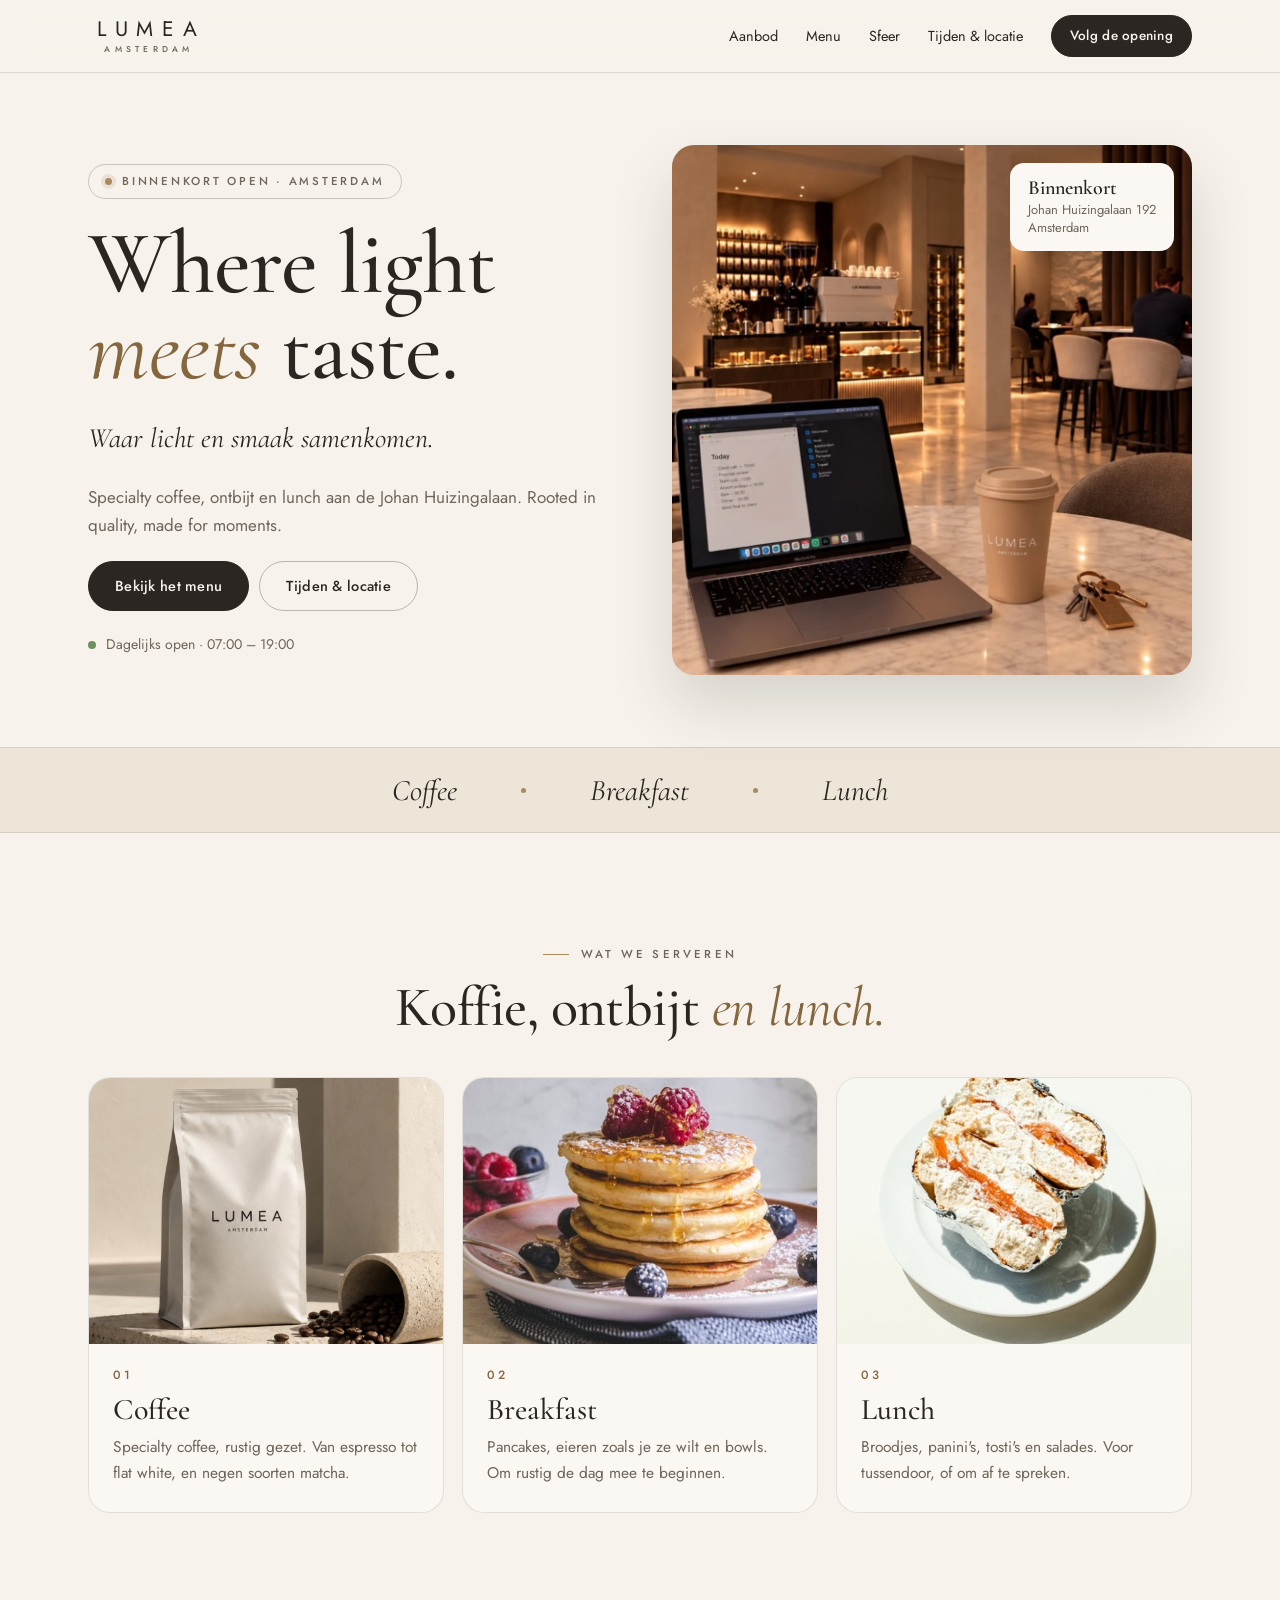
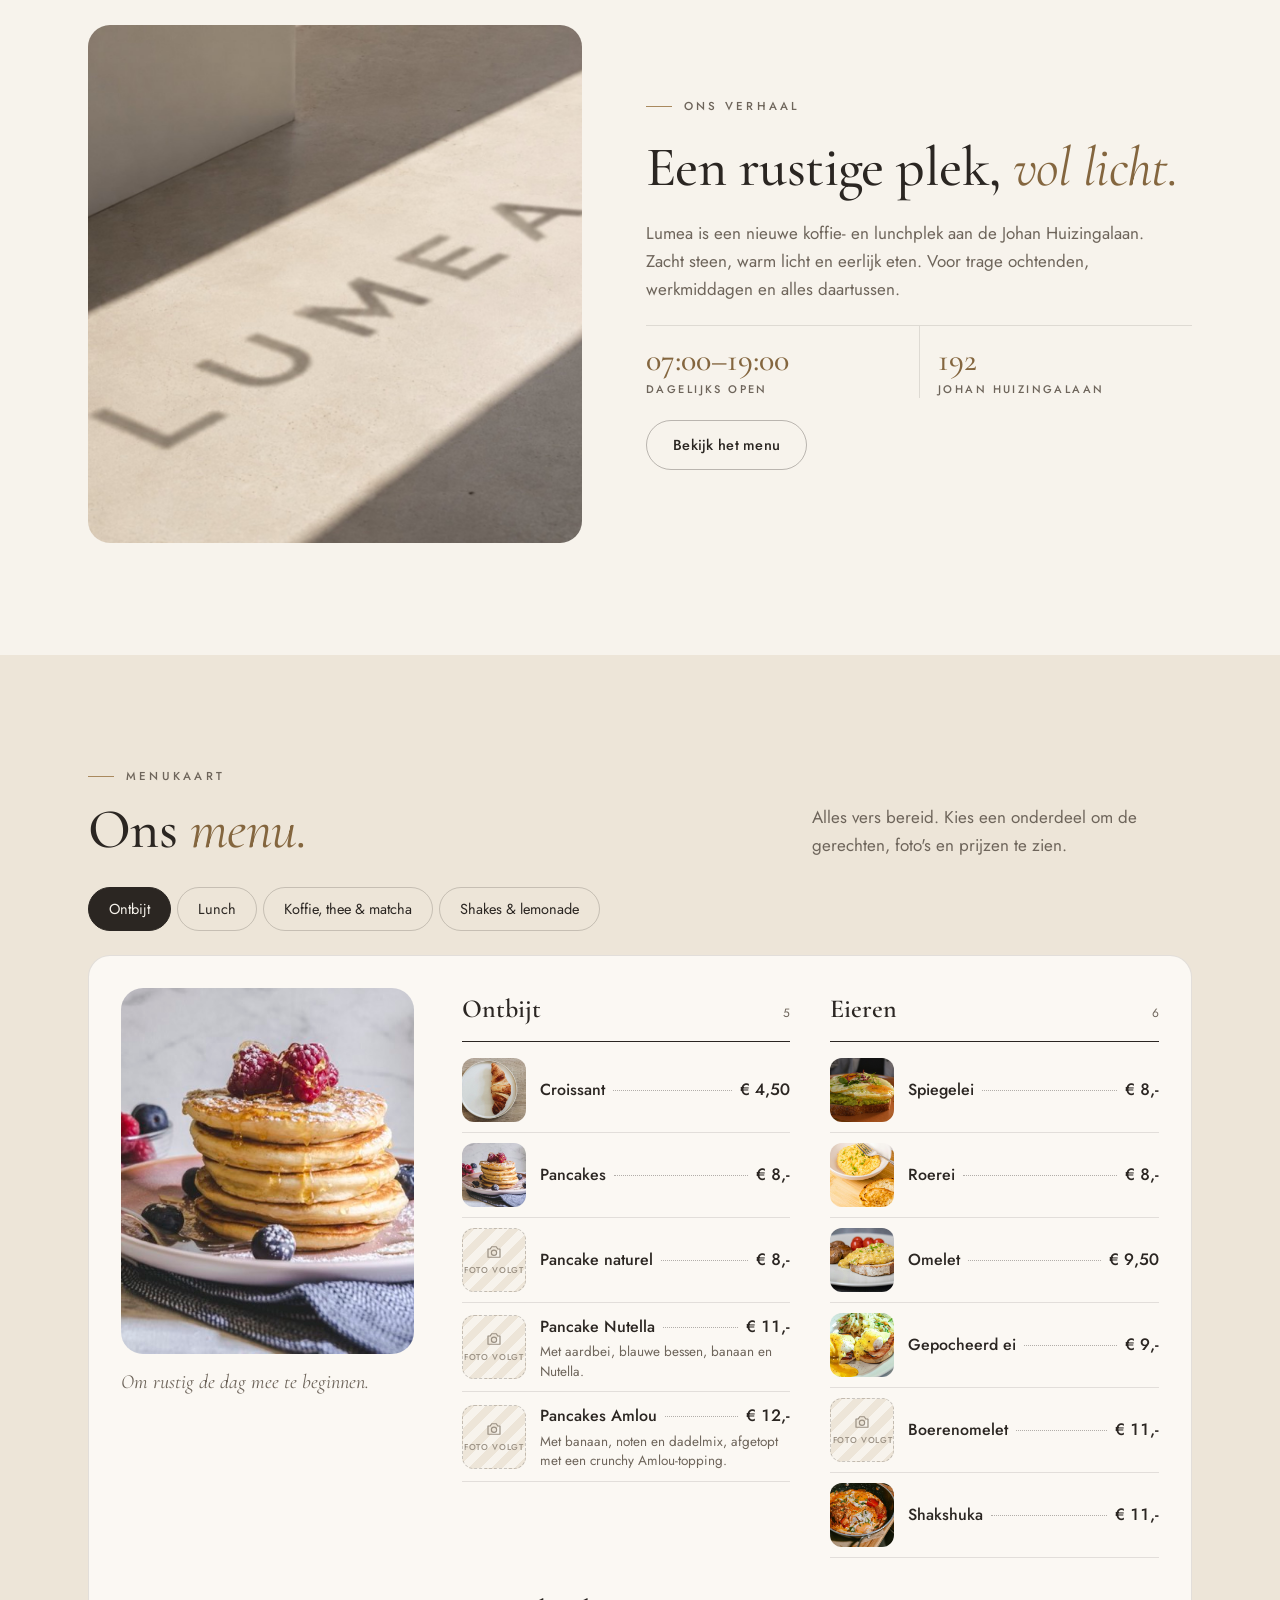
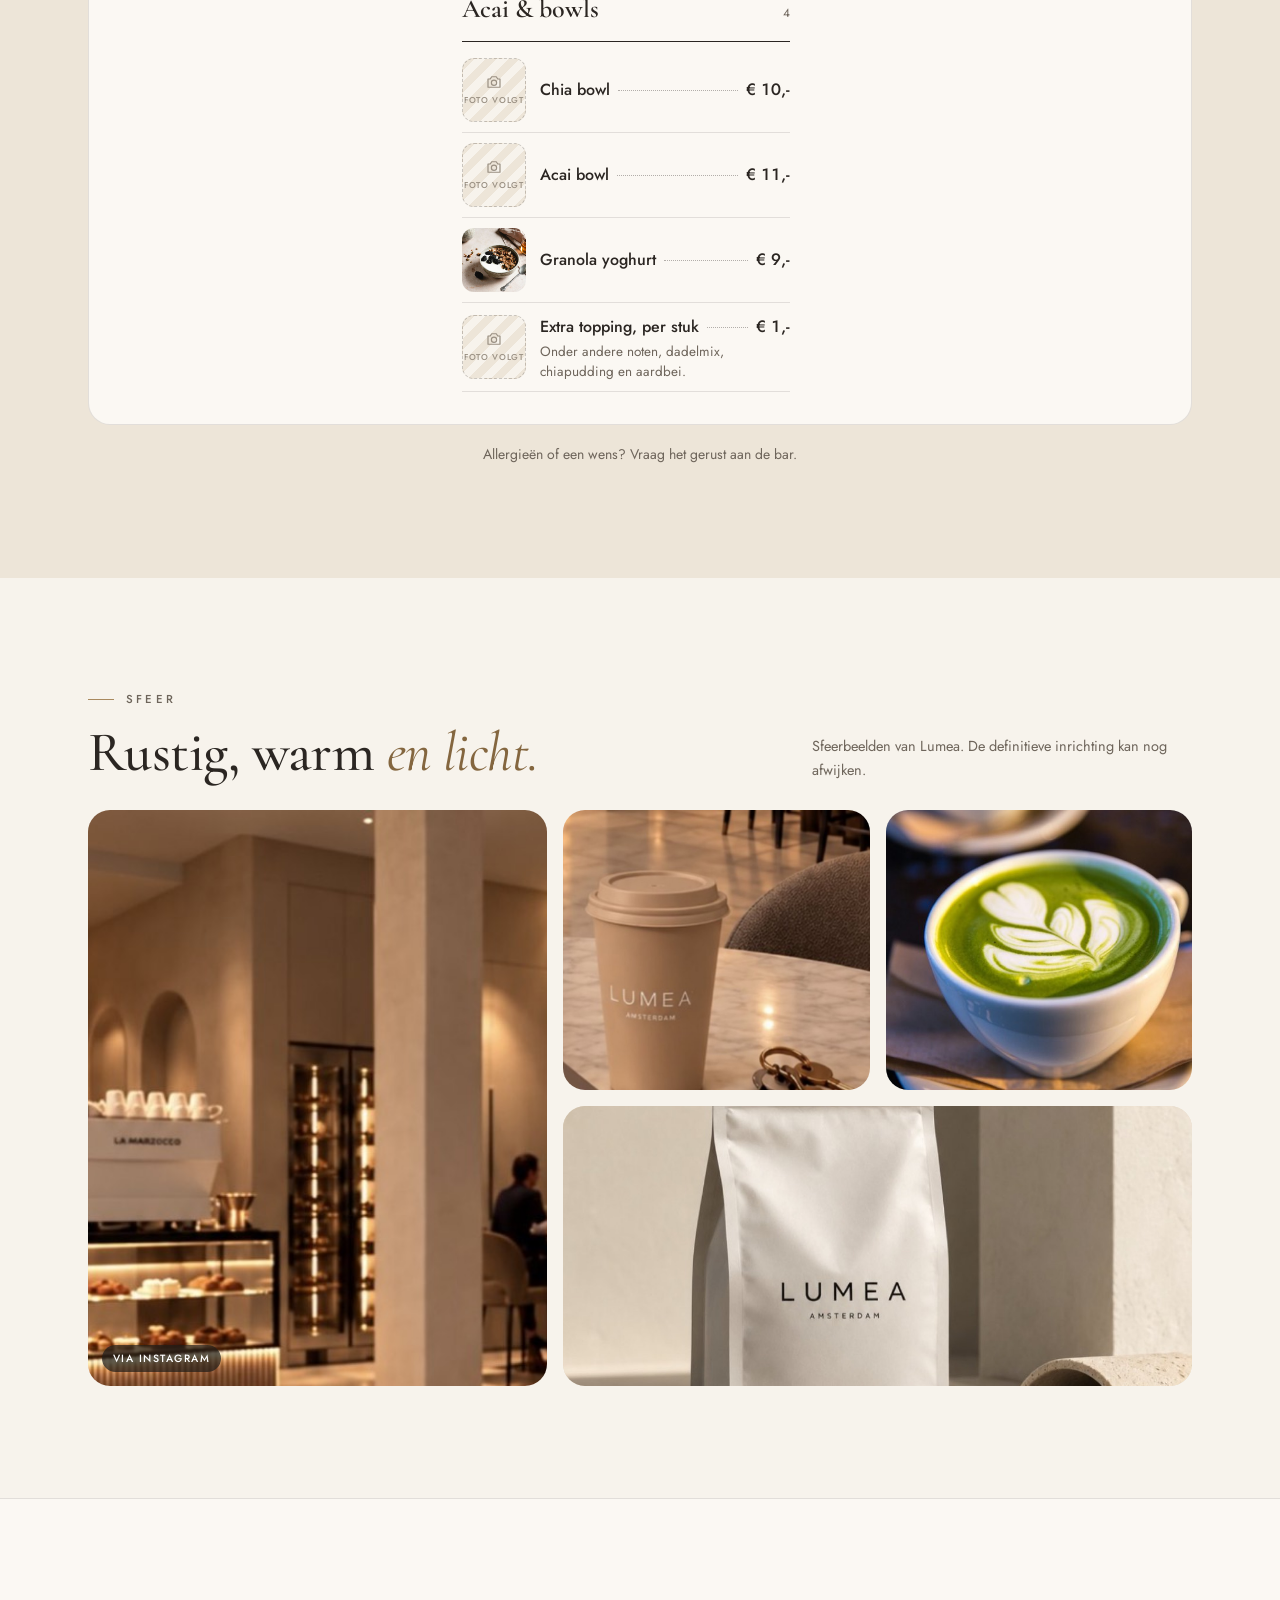
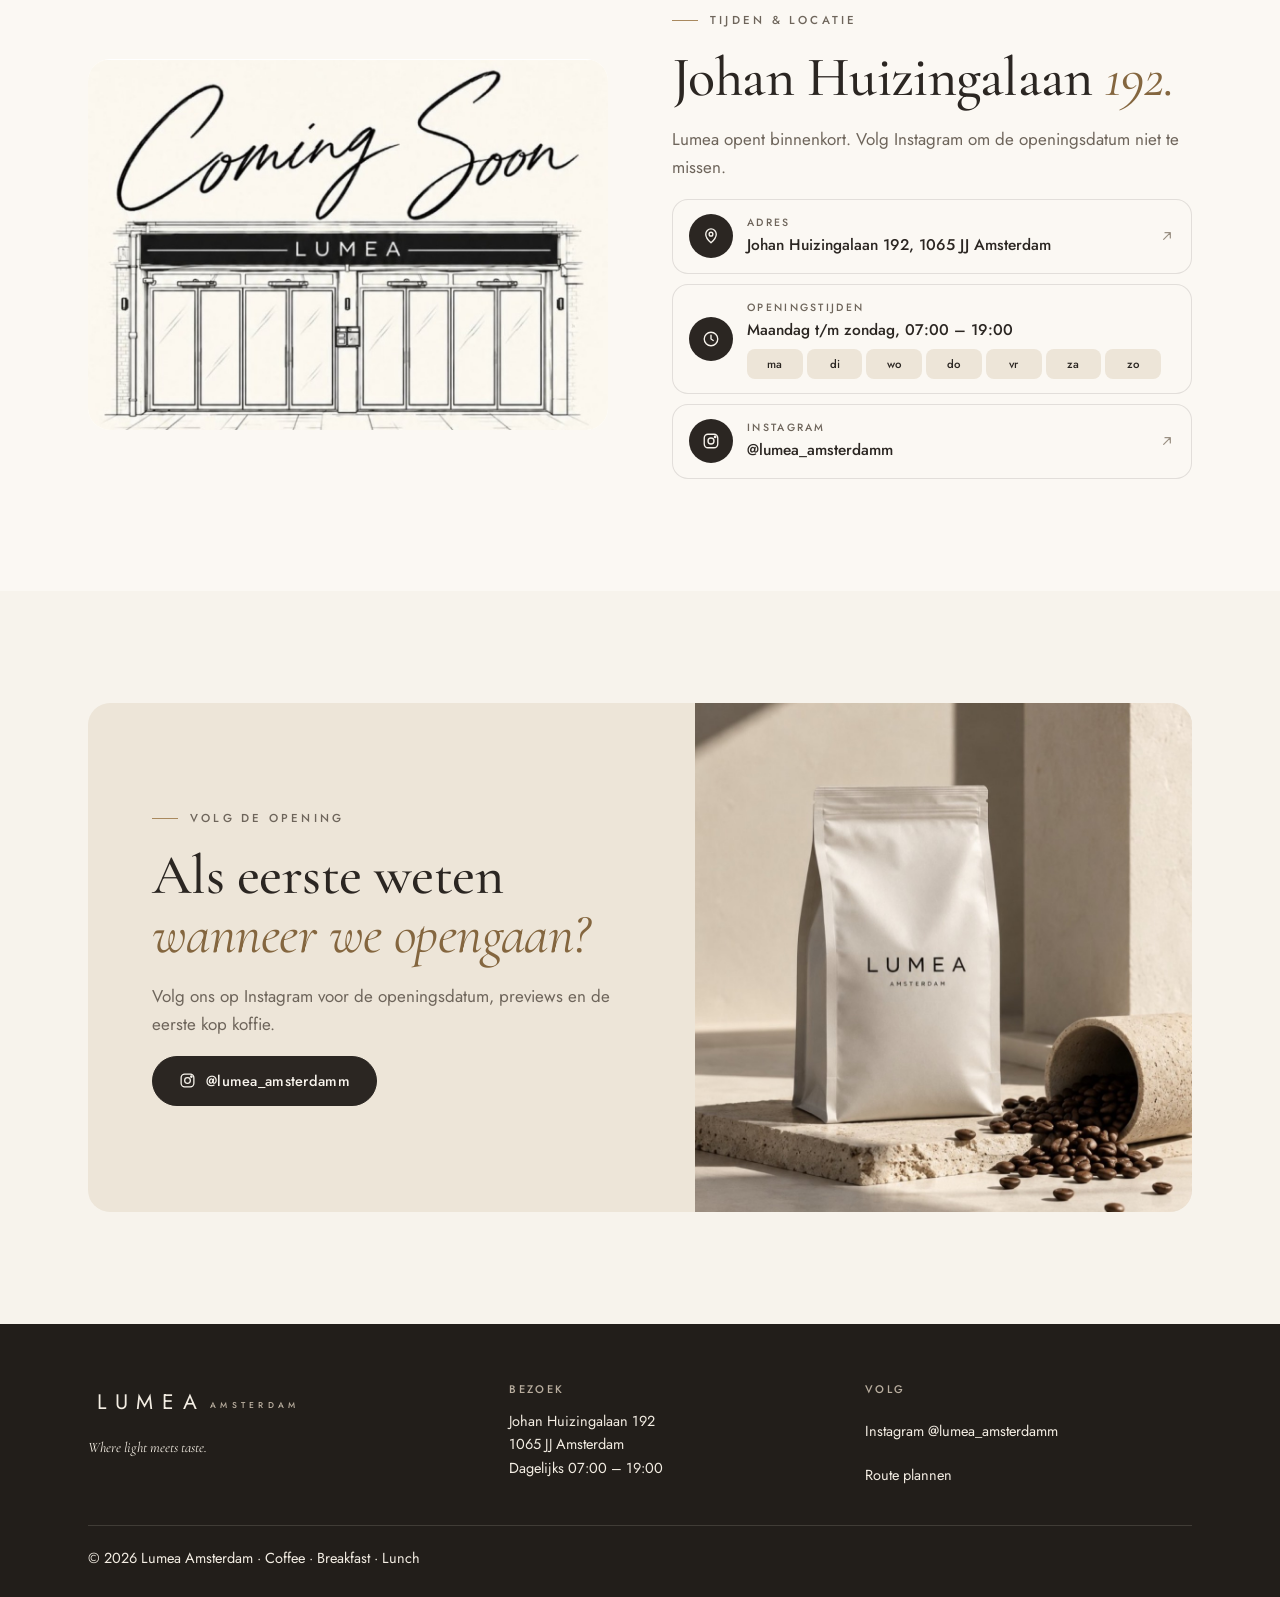
<file: index.html>
<!doctype html>
<html lang="nl">
<head>
  <meta charset="utf-8">
  <meta name="viewport" content="width=device-width, initial-scale=1, viewport-fit=cover">
  <title>LUMEA Amsterdam | Coffee, breakfast en lunch aan de Johan Huizingalaan</title>
  <meta name="description" content="Specialty coffee, ontbijt en lunch aan de Johan Huizingalaan 192 in Amsterdam. Bekijk het menu met prijzen. Binnenkort open.">
  <!-- Tot de opening niet indexeren. Bij livegang deze regel weghalen. -->
  <meta name="robots" content="noindex, nofollow">
  <link rel="canonical" href="https://yjsmarket.github.io/lumeaconcept3/">
  <meta name="theme-color" content="#F7F3EC">
  <meta property="og:type" content="website">
  <meta property="og:title" content="LUMEA Amsterdam">
  <meta property="og:description" content="Where light meets taste. Coffee, breakfast en lunch aan de Johan Huizingalaan 192.">
  <meta property="og:url" content="https://yjsmarket.github.io/lumeaconcept3/">
  <meta property="og:image" content="https://yjsmarket.github.io/lumeaconcept3/assets/beeld/interieur.jpg">
  <meta property="og:locale" content="nl_NL">
  <link rel="preload" as="image" href="assets/beeld/interieur.jpg">
  <link rel="preconnect" href="https://fonts.googleapis.com">
<link rel="preconnect" href="https://fonts.gstatic.com" crossorigin>
<link rel="stylesheet" href="https://fonts.googleapis.com/css2?family=Cormorant+Garamond:ital,wght@0,400;0,500;0,600;1,400;1,500&family=Jost:wght@300;400;500;600&display=swap">
  <link rel="stylesheet" href="assets/css/stijl.css">
  <script type="application/ld+json">
  {
    "@context": "https://schema.org",
    "@type": "CafeOrCoffeeShop",
    "name": "LUMEA Amsterdam",
    "slogan": "Where light meets taste",
    "url": "https://yjsmarket.github.io/lumeaconcept3/",
    "image": "https://yjsmarket.github.io/lumeaconcept3/assets/beeld/interieur.jpg",
    "servesCuisine": ["Koffie", "Ontbijt", "Lunch"],
    "hasMenu": "https://yjsmarket.github.io/lumeaconcept3/#menu",
    "sameAs": ["https://www.instagram.com/lumea_amsterdamm/"],
    "address": { "@type": "PostalAddress", "streetAddress": "Johan Huizingalaan 192", "postalCode": "1065 JJ", "addressLocality": "Amsterdam", "addressCountry": "NL" },
    "openingHours": "Mo-Su 07:00-19:00"
  }
  </script>
</head>
<body>
<svg width="0" height="0" style="position:absolute" aria-hidden="true">
  <symbol id="pin" viewBox="0 0 24 24"><g fill="none" stroke="currentColor" stroke-width="1.8" stroke-linecap="round" stroke-linejoin="round"><path d="M12 21s-7-6.2-7-11.5a7 7 0 0 1 14 0C19 14.8 12 21 12 21z"/><circle cx="12" cy="9.5" r="2.5"/></g></symbol>
  <symbol id="insta" viewBox="0 0 24 24"><g fill="none" stroke="currentColor" stroke-width="1.8"><rect x="3" y="3" width="18" height="18" rx="5"/><circle cx="12" cy="12" r="4"/><circle cx="17.5" cy="6.5" r="1" fill="currentColor"/></g></symbol>
  <symbol id="klok" viewBox="0 0 24 24"><g fill="none" stroke="currentColor" stroke-width="1.8" stroke-linecap="round"><circle cx="12" cy="12" r="9"/><path d="M12 7v5l3 2"/></g></symbol>
  <symbol id="camera" viewBox="0 0 24 24"><g fill="none" stroke="currentColor" stroke-width="1.6" stroke-linejoin="round"><path d="M4 8h3l2-3h6l2 3h3v11H4z"/><circle cx="12" cy="13" r="3.5"/></g></symbol>
  <symbol id="pijl" viewBox="0 0 24 24"><path d="M7 17 17 7M9 7h8v8" fill="none" stroke="currentColor" stroke-width="1.8" stroke-linecap="round" stroke-linejoin="round"/></symbol>
</svg>

<header class="nav">
  <div class="wrap nav__in">
    <a class="logo" href="#top" aria-label="Lumea Amsterdam, naar boven"><b>LUMEA</b><small>AMSTERDAM</small></a>
    <nav aria-label="Hoofdmenu"><a href="#aanbod">Aanbod</a><a href="#menu">Menu</a><a href="#sfeer">Sfeer</a><a href="#locatie">Tijden &amp; locatie</a></nav>
    <a class="knop" href="https://www.instagram.com/lumea_amsterdamm/" target="_blank" rel="noopener">Volg de opening</a>
  </div>
</header>

<main id="top">
  <!-- 1 · Hero -->
  <section class="wrap hero" aria-labelledby="t-hero">
    <div class="hero__tekst">
      <span class="badge"><i aria-hidden="true"></i>Binnenkort open · Amsterdam</span>
      <h1 class="kop" id="t-hero">Where light <em>meets</em> taste.</h1>
      <p class="hero__ondertitel">Waar licht en smaak samenkomen.</p>
      <p class="lead">Specialty coffee, ontbijt en lunch aan de Johan Huizingalaan. Rooted in quality, made for moments.</p>
      <div class="hero__knoppen">
        <a class="knop" href="#menu">Bekijk het menu</a>
        <a class="knop knop--lijn" href="#locatie">Tijden &amp; locatie</a>
      </div>
      <p class="open"><i aria-hidden="true"></i>Dagelijks open · 07:00 – 19:00</p>
    </div>
    <figure class="beeld" style="margin:0">
      <img src="assets/beeld/interieur.jpg" alt="Warm verlicht interieur van Lumea met de koffiebar" width="1400" height="1403" fetchpriority="high">
      <figcaption class="zweef"><b>Binnenkort</b><span>Johan Huizingalaan 192<br>Amsterdam</span></figcaption>
    </figure>
  </section>

  <div class="strook" aria-hidden="true"><div class="wrap strook__in"><span>Coffee</span><i></i><span>Breakfast</span><i></i><span>Lunch</span></div></div>

  <!-- 2 · Wat we serveren -->
  <section class="sectie wrap" id="aanbod" aria-labelledby="t-aanbod">
    <div class="aanbod__kop"><span class="label">Wat we serveren</span><h2 class="kop" id="t-aanbod">Koffie, ontbijt <em>en lunch.</em></h2></div>
    <div class="aanbod">
      <article><div class="beeld"><img src="assets/beeld/koffiezak.jpg" alt="Koffiezak met het Lumea-logo naast koffiebonen" width="1014" height="1040" loading="lazy"></div><div class="aanbod__tekst"><span>01</span><h3>Coffee</h3><p>Specialty coffee, rustig gezet. Van espresso tot flat white, en negen soorten matcha.</p></div></article>
      <article><div class="beeld"><img src="assets/beeld/pannenkoeken.jpg" alt="Pancakes met vers fruit" width="700" height="700" loading="lazy"></div><div class="aanbod__tekst"><span>02</span><h3>Breakfast</h3><p>Pancakes, eieren zoals je ze wilt en bowls. Om rustig de dag mee te beginnen.</p></div></article>
      <article><div class="beeld"><img src="assets/beeld/zalm-avocado.jpg" alt="Toast met zalm en avocado" width="700" height="700" loading="lazy"></div><div class="aanbod__tekst"><span>03</span><h3>Lunch</h3><p>Broodjes, panini's, tosti's en salades. Voor tussendoor, of om af te spreken.</p></div></article>
    </div>
  </section>

  <!-- 3 · Ons verhaal -->
  <section class="sectie wrap" aria-labelledby="t-verhaal" style="padding-top:0">
    <div class="verhaal">
      <div class="beeld"><img src="assets/beeld/licht-logo.jpg" alt="De naam Lumea als schaduw in een lichtstraal" width="1094" height="1092" loading="lazy"></div>
      <div class="verhaal__tekst">
        <span class="label">Ons verhaal</span>
        <h2 class="kop" id="t-verhaal">Een rustige plek, <em>vol licht.</em></h2>
        <p class="lead">Lumea is een nieuwe koffie- en lunchplek aan de Johan Huizingalaan. Zacht steen, warm licht en eerlijk eten. Voor trage ochtenden, werkmiddagen en alles daartussen.</p>
        <div class="cijfers"><div><b>07:00–19:00</b><span>Dagelijks open</span></div><div><b>192</b><span>Johan Huizingalaan</span></div></div>
        <a class="knop knop--lijn" href="#menu">Bekijk het menu</a>
      </div>
    </div>
  </section>

  <!-- 4 · De kaart -->
  <section class="sectie menu" id="menu" aria-labelledby="t-menu">
    <div class="wrap">
      <div class="menu__kop">
        <div><span class="label">Menukaart</span><h2 class="kop" id="t-menu">Ons <em>menu.</em></h2></div>
        <p class="lead" style="max-width:380px">Alles vers bereid. Kies een onderdeel om de gerechten, foto's en prijzen te zien.</p>
      </div>
      <div class="tabs" role="tablist" aria-label="Onderdelen van de kaart" data-tabs></div>
      <div class="menu__paneel" role="tabpanel" data-paneel aria-live="polite"></div>
      <p class="menu__voet">Allergieën of een wens? Vraag het gerust aan de bar.</p>
    </div>
  </section>

  <!-- 5 · Sfeer -->
  <section class="sectie wrap" id="sfeer" aria-labelledby="t-sfeer">
    <div class="sfeer__kop">
      <div><span class="label">Sfeer</span><h2 class="kop" id="t-sfeer">Rustig, warm <em>en licht.</em></h2></div>
      <p>Sfeerbeelden van Lumea. De definitieve inrichting kan nog afwijken.</p>
    </div>
    <div class="galerij">
      <div class="beeld"><img src="assets/beeld/cafe-sfeer.jpg" alt="Koffiebar met vitrine en zitplekken in warm licht" width="1094" height="600" loading="lazy"><span class="bron">Via Instagram</span></div>
      <div class="beeld"><img src="assets/beeld/beker.jpg" alt="Lumea-koffiebeker op een marmeren tafel" width="554" height="402" loading="lazy"></div>
      <div class="beeld"><img src="assets/beeld/matcha.jpg" alt="Matcha latte" width="700" height="700" loading="lazy"></div>
      <div class="beeld"><img src="assets/beeld/koffiezak.jpg" alt="Lumea-koffiezak met bonen" width="1014" height="1040" loading="lazy" style="object-position:50% 40%"></div>
    </div>
  </section>

  <!-- 6 · Locatie -->
  <section class="sectie" id="locatie" aria-labelledby="t-locatie" style="background:var(--kaart);border-top:1px solid var(--lijn)">
    <div class="wrap locatie">
      <div class="beeld"><img src="assets/beeld/coming-soon.jpg" alt="Tekening van de gevel van Lumea met de tekst Coming Soon" width="785" height="560" loading="lazy"></div>
      <div class="locatie__tekst">
        <span class="label">Tijden &amp; locatie</span>
        <h2 class="kop" id="t-locatie">Johan Huizingalaan <em>192.</em></h2>
        <p class="lead">Lumea opent binnenkort. Volg Instagram om de openingsdatum niet te missen.</p>
        <div class="kaartjes">
          <a class="kaartje" href="https://www.google.com/maps/search/?api=1&query=Johan+Huizingalaan+192+1065+JJ+Amsterdam" target="_blank" rel="noopener"><span class="kaartje__ico"><svg aria-hidden="true"><use href="#pin"/></svg></span><span><small>Adres</small><strong>Johan Huizingalaan 192, 1065 JJ Amsterdam</strong></span><svg aria-hidden="true"><use href="#pijl"/></svg></a>
          <div class="kaartje"><span class="kaartje__ico"><svg aria-hidden="true"><use href="#klok"/></svg></span><span><small>Openingstijden</small><strong>Maandag t/m zondag, 07:00 – 19:00</strong><span class="tijden" aria-hidden="true"><span>ma</span><span>di</span><span>wo</span><span>do</span><span>vr</span><span>za</span><span>zo</span></span></span><span></span></div>
          <a class="kaartje" href="https://www.instagram.com/lumea_amsterdamm/" target="_blank" rel="noopener"><span class="kaartje__ico"><svg aria-hidden="true"><use href="#insta"/></svg></span><span><small>Instagram</small><strong>@lumea_amsterdamm</strong></span><svg aria-hidden="true"><use href="#pijl"/></svg></a>
        </div>
      </div>
    </div>
  </section>

  <!-- 7 · Volg de opening -->
  <section class="sectie wrap" aria-labelledby="t-volg">
    <div class="volg">
      <div class="volg__tekst">
        <span class="label">Volg de opening</span>
        <h2 class="kop" id="t-volg">Als eerste weten <em>wanneer we opengaan?</em></h2>
        <p class="lead">Volg ons op Instagram voor de openingsdatum, previews en de eerste kop koffie.</p>
        <a class="knop" href="https://www.instagram.com/lumea_amsterdamm/" target="_blank" rel="noopener"><svg aria-hidden="true"><use href="#insta"/></svg>@lumea_amsterdamm</a>
      </div>
      <div class="beeld"><img src="assets/beeld/koffiezak.jpg" alt="Lumea-koffiezak naast koffiebonen" width="1014" height="1040" loading="lazy"></div>
    </div>
  </section>
</main>

<footer class="voet donker">
  <div class="wrap voet__in">
    <div><a class="logo" href="#top" aria-label="Lumea Amsterdam, naar boven"><b>LUMEA</b><small>AMSTERDAM</small></a><p class="voet__slogan">Where light meets taste.</p></div>
    <div><h4>Bezoek</h4><p>Johan Huizingalaan 192<br>1065 JJ Amsterdam</p><p>Dagelijks 07:00 – 19:00</p></div>
    <div><h4>Volg</h4><a href="https://www.instagram.com/lumea_amsterdamm/" target="_blank" rel="noopener">Instagram @lumea_amsterdamm</a><br><a href="https://www.google.com/maps/search/?api=1&query=Johan+Huizingalaan+192+1065+JJ+Amsterdam" target="_blank" rel="noopener">Route plannen</a></div>
    <p class="voet__onder">© 2026 Lumea Amsterdam · Coffee · Breakfast · Lunch</p>
  </div>
</footer>

<nav class="mbalk" aria-label="Snel naar"><a href="#menu">Menu</a><a href="https://www.google.com/maps/search/?api=1&query=Johan+Huizingalaan+192+1065+JJ+Amsterdam" target="_blank" rel="noopener">Route</a></nav>

<script src="assets/js/kaart.js"></script>
</body>
</html>
</file>
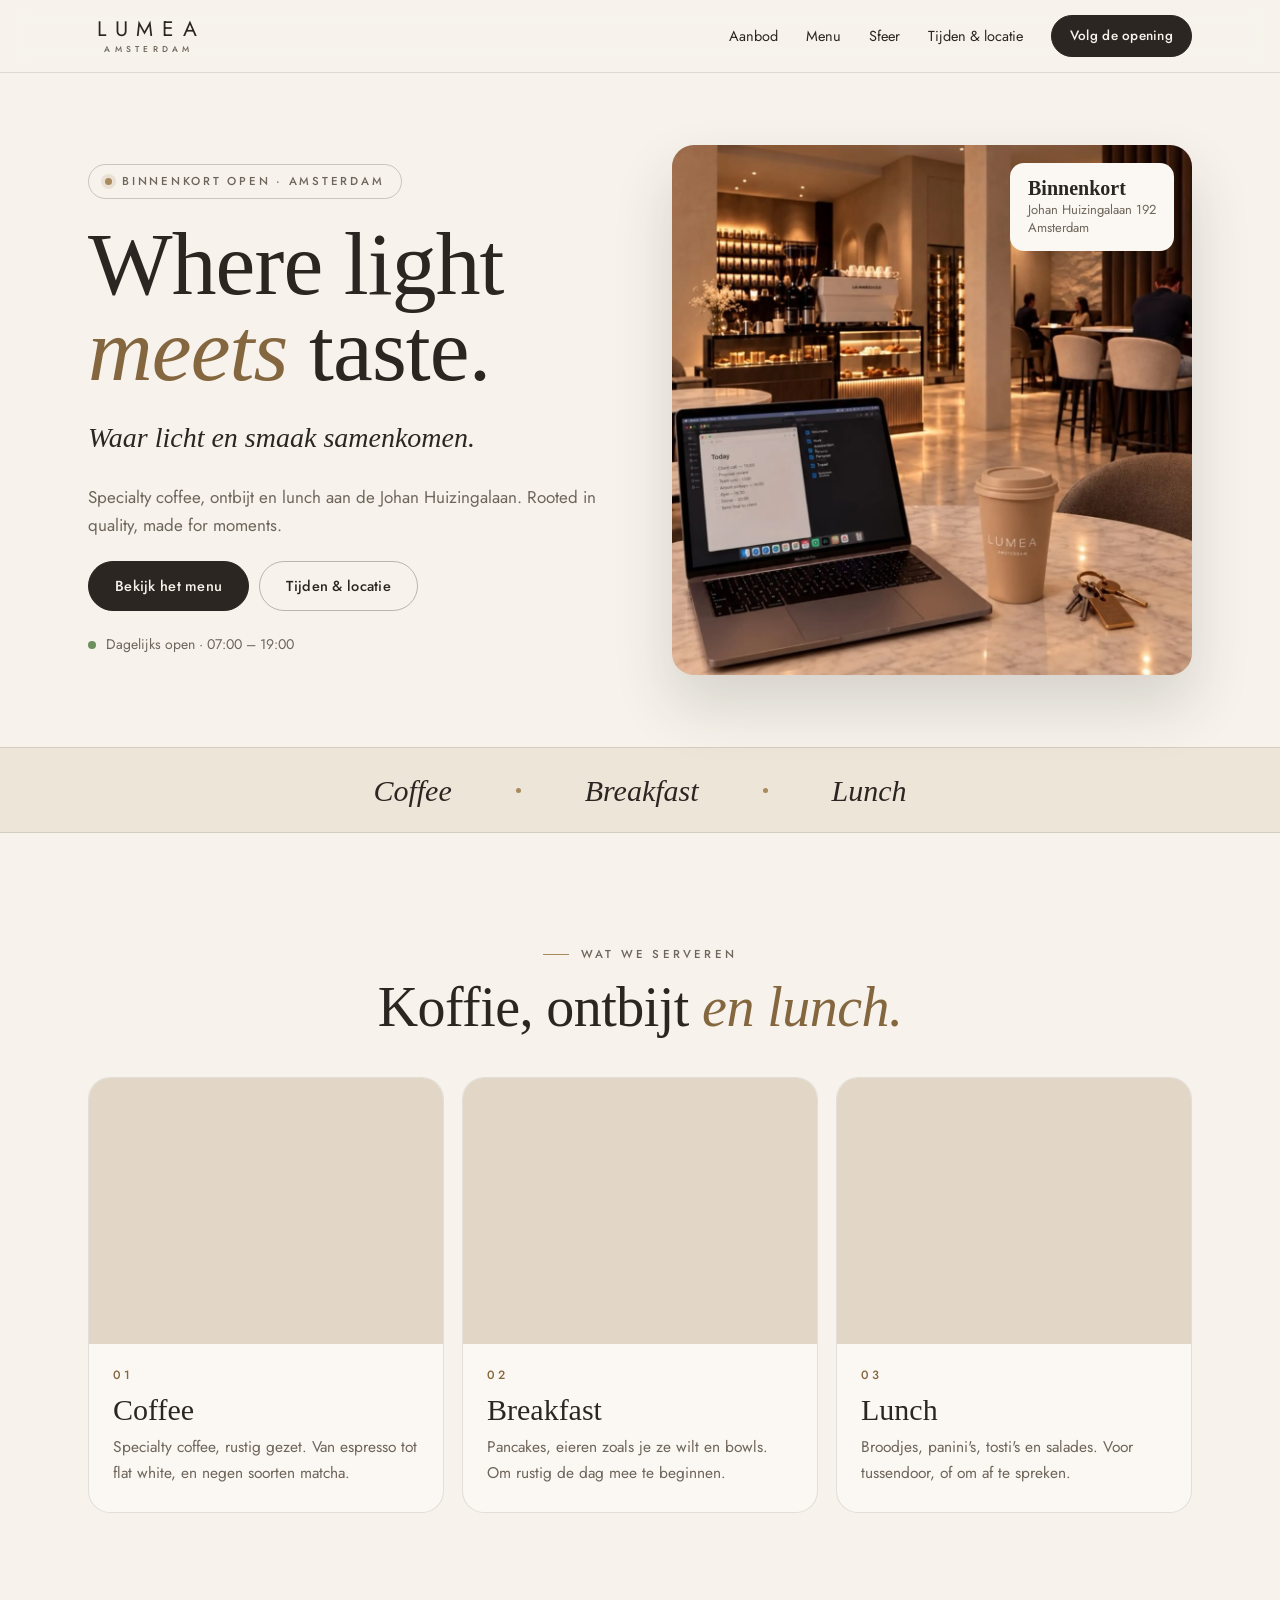
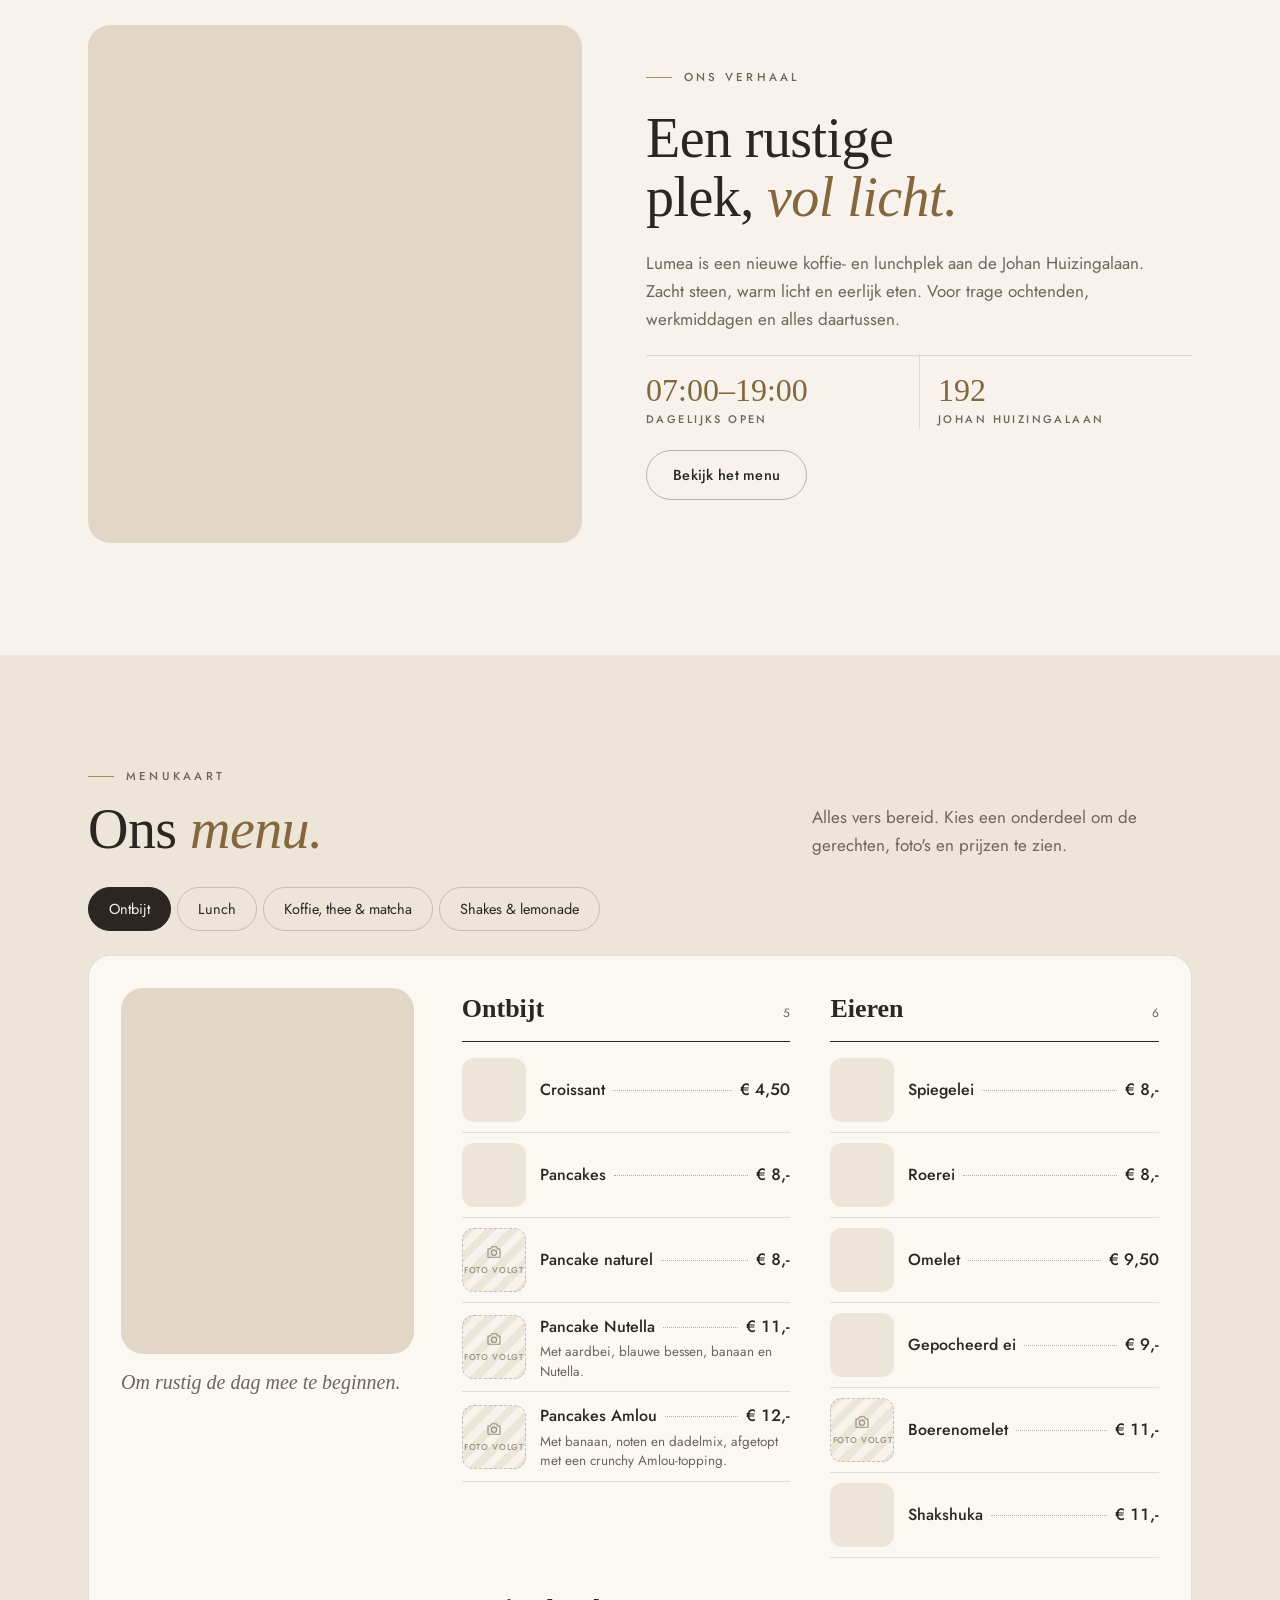
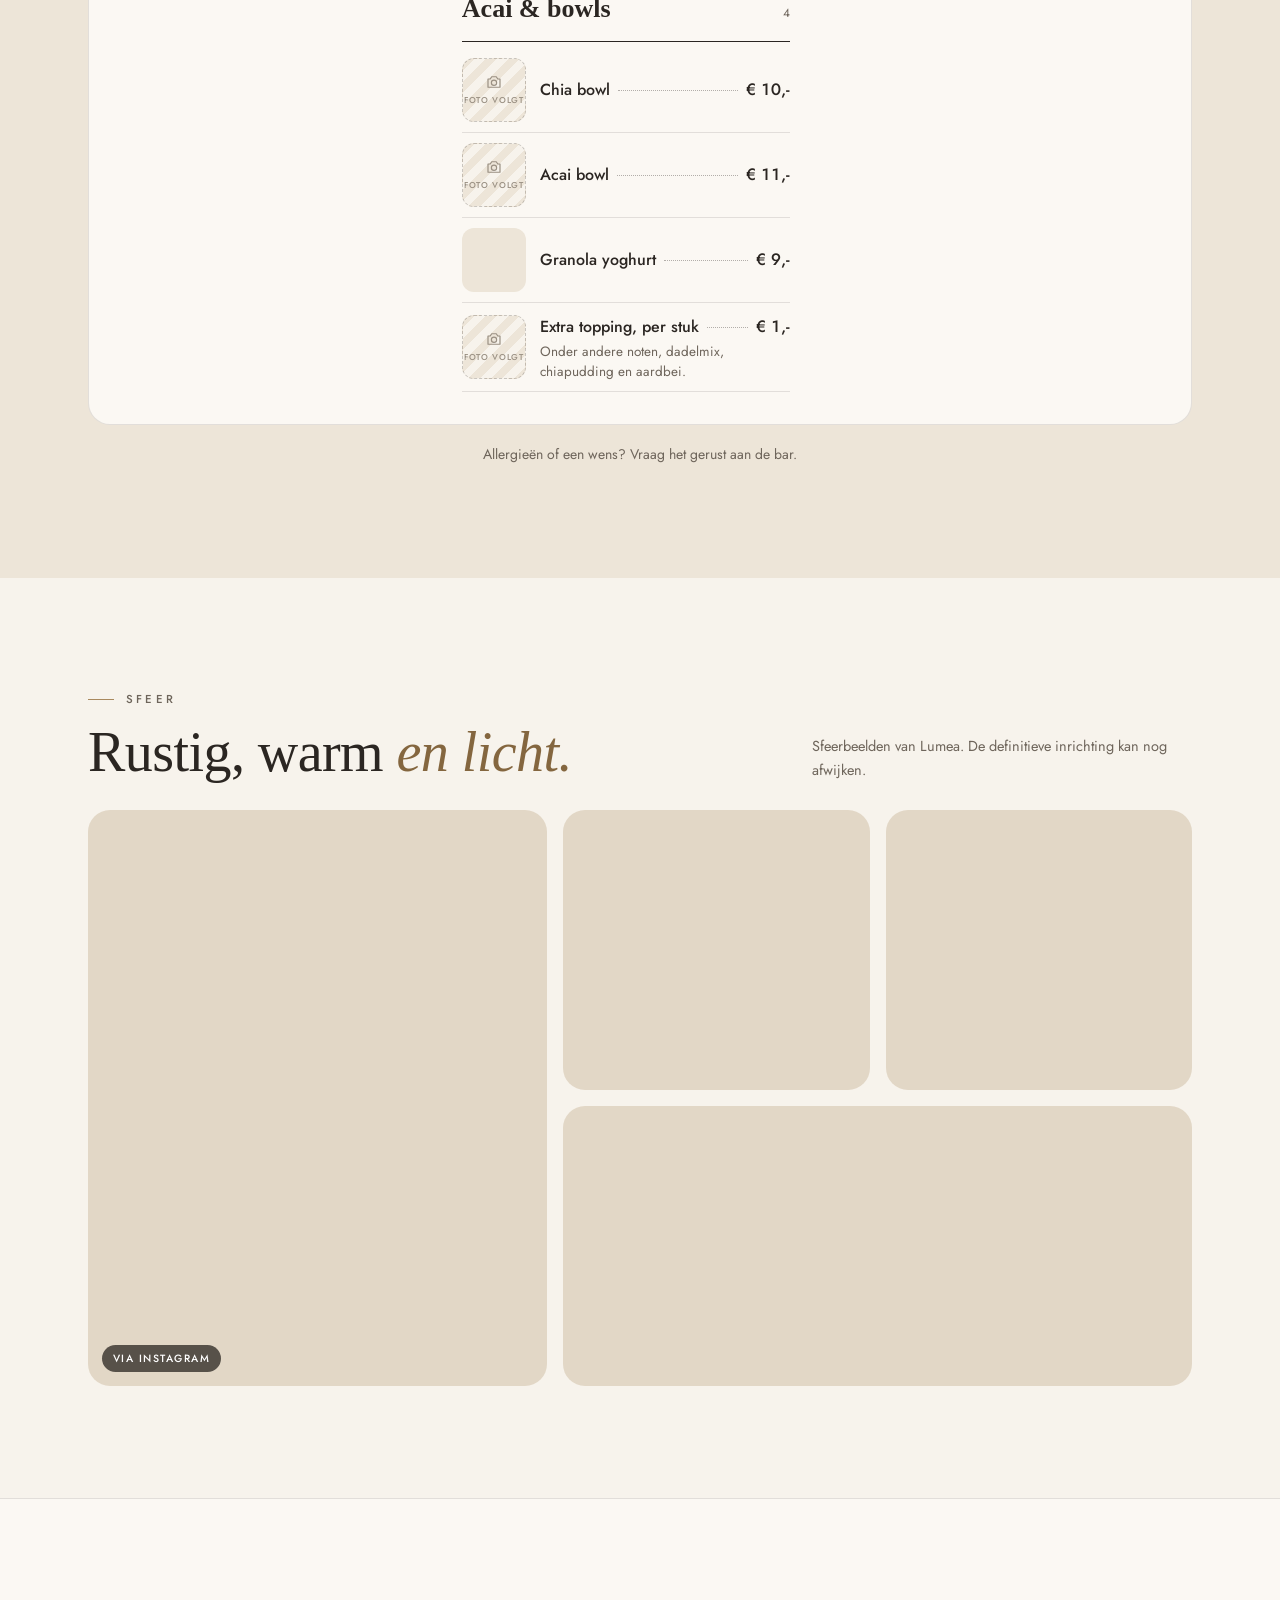
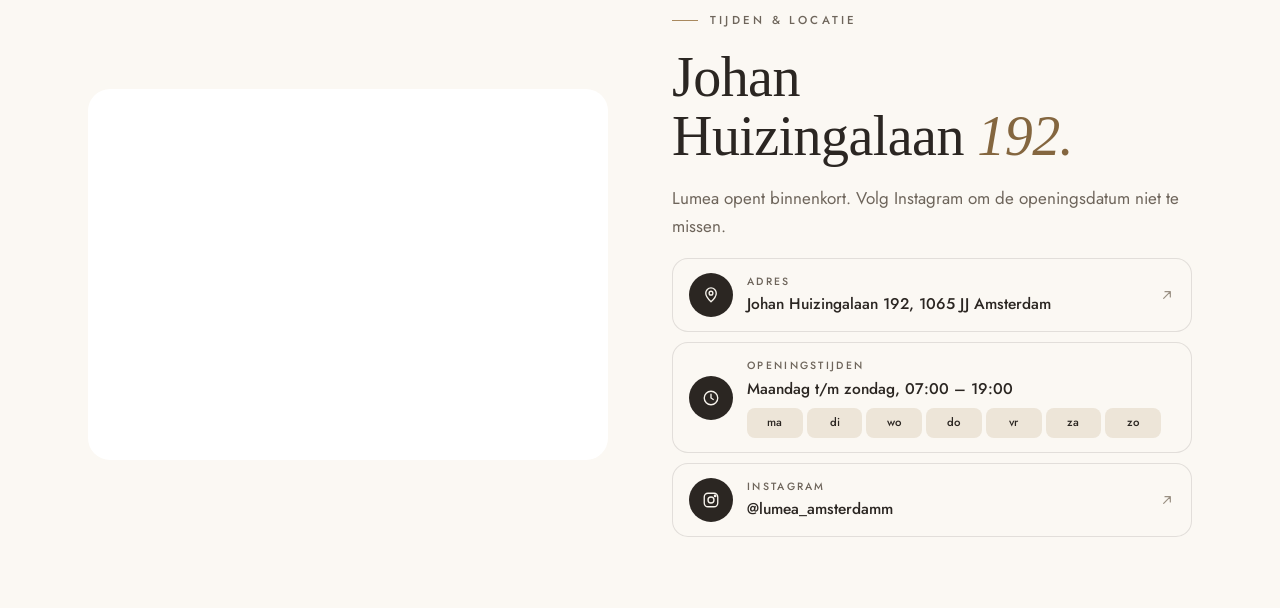
<file: menu/index.html>
<!doctype html>
<html lang="nl">
<head>
  <meta charset="utf-8">
  <title>Menu | LUMEA Amsterdam</title>
  <meta name="robots" content="noindex">
  <link rel="canonical" href="https://yjsmarket.github.io/lumeaconcept3/#menu">
  <meta http-equiv="refresh" content="0; url=../#menu">
</head>
<body>
  <p>Het menu staat op de homepage. <a href="../#menu">Ga naar het menu</a>.</p>
</body>
</html>
</file>
<file: assets/css/stijl.css>
/* LUMEA Amsterdam, stijl. Crème en zand, Cormorant Garamond met Jost, merkbeelden van Lumea. */
/* LUMEA Amsterdam. Combinatie van de twee eerdere sites:
   uit de ene de genummerde aanbodkaarten, het verhaal met cijfers, de kaart in tabbladen en het blok "volg de opening";
   uit de andere de hero met "Where light meets taste", het zwevende adreskaartje, de Coffee · Breakfast · Lunch-strook,
   de sfeergalerij en het locatieblok met de getekende gevel. Zelfde merkbeelden, crème en zand, Cormorant met Jost.
   Bewust één licht thema met donkere accenten. */
:root {
  color-scheme: light;
  --creme: #F7F3EC; --zand: #EDE5D8; --zand-diep: #E2D7C6; --kaart: #FBF8F3;
  --inkt: #2B2622; --inkt-zacht: #6E655B; --inkt-licht: #9A9083; --goud: #A9895E; --goud-diep: #84663F;
  --donker: #221E1A; --op-donker: #F3EDE3; --op-donker-zacht: #B9AE9F; --lijn: rgba(43,38,34,0.12);
  --serif: "Cormorant Garamond", Georgia, "Times New Roman", serif;
  --sans: "Jost", "Helvetica Neue", Arial, sans-serif;
  --rond: 22px;
}
*, *::before, *::after { box-sizing: border-box; }
[hidden] { display: none !important; }
html { scroll-behavior: smooth; scroll-padding-top: 84px; }
body { margin: 0; background: var(--creme); color: var(--inkt); font-family: var(--sans); font-weight: 400; font-size: 16.5px; line-height: 1.65; -webkit-font-smoothing: antialiased; }
h1, h2, h3, h4, p { margin: 0; }
ul, ol { margin: 0; padding: 0; list-style: none; }
a { color: inherit; text-decoration: none; }
button { font: inherit; color: inherit; }
img { display: block; max-width: 100%; }
:focus-visible { outline: 2px solid var(--goud-diep); outline-offset: 3px; border-radius: 4px; }
.wrap { max-width: 1200px; margin-inline: auto; padding-inline: clamp(18px, 5vw, 48px); }
.sectie { padding-block: clamp(64px, 9vw, 112px); }
.label { display: inline-flex; align-items: center; gap: 12px; font-size: 11.5px; font-weight: 500; letter-spacing: .28em; text-transform: uppercase; color: var(--inkt-zacht); }
.label::before { content: ""; width: 26px; height: 1px; background: var(--goud); }
.kop { font-family: var(--serif); font-weight: 500; line-height: 1.05; letter-spacing: -0.01em; text-wrap: balance; }
.kop em { font-style: italic; font-weight: 400; color: var(--goud-diep); }
h2.kop { font-size: clamp(36px, 4.6vw, 56px); }
.lead { font-size: 17px; color: var(--inkt-zacht); max-width: 520px; }
.knop { display: inline-flex; align-items: center; justify-content: center; gap: 10px; min-height: 50px; padding: 0 26px; border-radius: 999px; border: 1px solid var(--inkt); background: var(--inkt); color: var(--creme); font-size: 14.5px; font-weight: 500; letter-spacing: .02em; cursor: pointer; transition: background .25s ease, color .25s ease; }
.knop:hover { background: #000; }
.knop--lijn { background: transparent; color: var(--inkt); border-color: rgba(43,38,34,0.3); }
.knop--lijn:hover { background: var(--inkt); color: var(--creme); }
.knop svg { width: 17px; height: 17px; }
.donker .knop { background: var(--op-donker); color: var(--donker); border-color: var(--op-donker); }
.beeld { position: relative; overflow: hidden; border-radius: var(--rond); background: var(--zand-diep); }
.beeld img { width: 100%; height: 100%; object-fit: cover; }
.bron { position: absolute; left: 14px; bottom: 14px; padding: 5px 11px; border-radius: 999px; background: rgba(34,30,26,0.72); color: #fff; font-size: 10.5px; font-weight: 500; letter-spacing: .14em; text-transform: uppercase; }

/* Logo */
.logo { display: inline-grid; justify-items: center; line-height: 1; min-height: 44px; padding-block: 4px; align-content: center; }
.logo b { font-family: var(--sans); font-weight: 400; font-size: 21px; letter-spacing: .42em; padding-left: .42em; }
.logo small { margin-top: 5px; font-size: 8.5px; font-weight: 500; letter-spacing: .5em; padding-left: .5em; color: var(--inkt-zacht); }

/* Navigatie */
.nav { position: sticky; top: env(safe-area-inset-top, 0px); z-index: 50; background: rgba(247,243,236,0.92); backdrop-filter: blur(12px); -webkit-backdrop-filter: blur(12px); border-bottom: 1px solid var(--lijn); }
.nav__in { display: flex; align-items: center; gap: 28px; min-height: 72px; }
.nav nav { display: flex; gap: 28px; margin-left: auto; font-size: 14.5px; }
.nav nav a { padding-block: 8px; border-bottom: 1px solid transparent; }
.nav nav a:hover { border-bottom-color: var(--inkt); }
.nav .knop { min-height: 42px; padding: 0 18px; font-size: 13.5px; }

/* 1 · Hero */
.hero { display: grid; grid-template-columns: 1fr 1fr; gap: clamp(28px, 5vw, 64px); align-items: center; padding-block: clamp(36px, 6vw, 72px); }
.hero__tekst { display: grid; gap: 22px; justify-items: start; min-width: 0; }
.badge { display: inline-flex; align-items: center; gap: 10px; padding: 7px 16px; border: 1px solid rgba(43,38,34,0.22); border-radius: 999px; font-size: 11.5px; font-weight: 500; letter-spacing: .24em; text-transform: uppercase; color: var(--inkt-zacht); }
.badge i { width: 7px; height: 7px; border-radius: 50%; background: var(--goud); box-shadow: 0 0 0 4px rgba(169,137,94,0.18); }
.hero h1 { font-size: clamp(52px, 7vw, 92px); line-height: .96; }
.hero__ondertitel { font-family: var(--serif); font-style: italic; font-size: clamp(22px, 2.4vw, 28px); color: var(--inkt); }
.hero__soorten { display: flex; align-items: center; gap: 14px; font-size: 14px; letter-spacing: .08em; color: var(--inkt-zacht); }
.hero__soorten::before { content: ""; width: 34px; height: 1px; background: var(--inkt-licht); }
.hero__knoppen { display: flex; flex-wrap: wrap; gap: 10px; }
.open { display: inline-flex; align-items: center; gap: 10px; font-size: 14px; color: var(--inkt-zacht); }
.open i { width: 8px; height: 8px; border-radius: 50%; background: #6E8F5E; }
.hero .beeld { aspect-ratio: 1 / 1.02; box-shadow: 0 30px 60px rgba(43,38,34,0.16); }
.zweef { position: absolute; top: 18px; right: 18px; z-index: 2; display: grid; gap: 2px; padding: 14px 18px; border-radius: 14px; background: var(--kaart); box-shadow: 0 14px 30px rgba(43,38,34,0.16); }
.zweef b { font-family: var(--serif); font-size: 20px; font-weight: 600; line-height: 1.1; }
.zweef span { font-size: 13px; color: var(--inkt-zacht); line-height: 1.4; }

/* Strook */
.strook { background: var(--zand); border-block: 1px solid var(--lijn); }
.strook__in { display: flex; justify-content: center; align-items: center; gap: clamp(18px, 5vw, 64px); min-height: 84px; font-family: var(--serif); font-style: italic; font-size: clamp(22px, 2.6vw, 30px); }
.strook__in i { width: 5px; height: 5px; border-radius: 50%; background: var(--goud); }

/* 2 · Wat we serveren */
.aanbod__kop { display: grid; gap: 14px; justify-items: center; text-align: center; margin-bottom: 40px; }
.aanbod { display: grid; grid-template-columns: repeat(3, 1fr); gap: 18px; }
.aanbod article { display: grid; grid-template-rows: auto 1fr; overflow: hidden; border-radius: var(--rond); background: var(--kaart); border: 1px solid var(--lijn); }
.aanbod .beeld { border-radius: 0; aspect-ratio: 4 / 3; }
.aanbod__tekst { display: grid; gap: 8px; align-content: start; padding: 22px 24px 26px; }
.aanbod__tekst span { font-size: 12px; font-weight: 500; letter-spacing: .22em; color: var(--goud-diep); }
.aanbod h3 { font-family: var(--serif); font-weight: 500; font-size: 30px; line-height: 1.1; }
.aanbod p { font-size: 15.5px; color: var(--inkt-zacht); }

/* 3 · Ons verhaal */
.verhaal { display: grid; grid-template-columns: 0.95fr 1.05fr; gap: clamp(28px, 5vw, 72px); align-items: center; }
.verhaal .beeld { aspect-ratio: 1 / 1.05; }
.verhaal__tekst { display: grid; gap: 22px; min-width: 0; }
.cijfers { display: grid; grid-template-columns: 1fr 1fr; gap: 0; border-top: 1px solid var(--lijn); }
.cijfers div { display: grid; gap: 4px; padding: 18px 18px 0 0; }
.cijfers div + div { padding-left: 18px; border-left: 1px solid var(--lijn); }
.cijfers b { font-family: var(--serif); font-weight: 500; font-size: 32px; line-height: 1; color: var(--goud-diep); }
.cijfers span { font-size: 11px; font-weight: 500; letter-spacing: .22em; text-transform: uppercase; color: var(--inkt-zacht); }
.verhaal .knop { justify-self: start; }

/* 4 · De kaart */
.menu { background: var(--zand); }
.menu__kop { display: flex; flex-wrap: wrap; justify-content: space-between; align-items: end; gap: 18px; margin-bottom: 28px; }
.menu__kop > div { display: grid; gap: 14px; }
.tabs { display: flex; gap: 6px; overflow-x: auto; scrollbar-width: none; padding-bottom: 2px; }
.tabs::-webkit-scrollbar { display: none; }
.tabs button { flex-shrink: 0; min-height: 44px; padding: 0 20px; border: 1px solid rgba(43,38,34,0.2); border-radius: 999px; background: transparent; font-size: 14.5px; cursor: pointer; }
.tabs button[aria-selected="true"] { background: var(--inkt); border-color: var(--inkt); color: var(--creme); }
.menu__paneel { display: grid; grid-template-columns: 0.42fr 1fr; gap: clamp(22px, 4vw, 48px); align-items: start; margin-top: 22px; padding: clamp(18px, 3vw, 32px); border-radius: var(--rond); background: var(--kaart); border: 1px solid var(--lijn); }
.menu__foto { position: sticky; top: 100px; display: grid; gap: 12px; }
.menu__foto .beeld { aspect-ratio: 4 / 5; }
.menu__foto p { font-family: var(--serif); font-style: italic; font-size: 20px; color: var(--inkt-zacht); }
.groepen { display: grid; grid-template-columns: 1fr 1fr; gap: 30px 40px; min-width: 0; }
.groep { min-width: 0; }
.groep h3 { display: flex; align-items: baseline; justify-content: space-between; gap: 10px; padding-bottom: 10px; margin-bottom: 6px; border-bottom: 1px solid var(--inkt); font-family: var(--serif); font-weight: 600; font-size: 26px; }
.groep h3 small { font-family: var(--sans); font-size: 12px; font-weight: 400; color: var(--inkt-zacht); }
.item { display: grid; grid-template-columns: 64px 1fr; gap: 14px; align-items: center; padding: 10px 0; border-bottom: 1px solid var(--lijn); }
.item__tekst { display: grid; gap: 2px; min-width: 0; }
.mini { display: block; width: 64px; height: 64px; overflow: hidden; border-radius: 12px; background: var(--zand); }
.mini img { width: 100%; height: 100%; object-fit: cover; }
/* Plaatshouder: hier komt later een eigen foto van het gerecht, zelfde plek en formaat */
.mini--leeg { display: grid; place-items: center; align-content: center; gap: 2px; border: 1px dashed rgba(43,38,34,0.22); background: repeating-linear-gradient(135deg, var(--zand) 0 8px, var(--creme) 8px 16px); color: var(--inkt-licht); }
.mini--leeg svg { width: 18px; height: 18px; }
.mini--leeg small { font-size: 8.5px; font-weight: 500; letter-spacing: .08em; text-transform: uppercase; }
.item__regel { display: flex; align-items: baseline; gap: 8px; }
.item__regel span:first-child { font-size: 16px; font-weight: 500; min-width: 0; }
.item__regel i { flex: 1; min-width: 12px; border-bottom: 1px dotted rgba(43,38,34,0.35); transform: translateY(-4px); }
.item__regel b { font-weight: 500; white-space: nowrap; font-variant-numeric: tabular-nums; }
.item p { font-size: 13.5px; color: var(--inkt-zacht); line-height: 1.45; }
.groep__noot { margin-top: 10px; font-size: 13.5px; color: var(--inkt-zacht); }
.menu__voet { margin-top: 18px; font-size: 14px; color: var(--inkt-zacht); text-align: center; }

/* 5 · Sfeer */
.sfeer__kop { display: flex; flex-wrap: wrap; justify-content: space-between; align-items: end; gap: 16px; margin-bottom: 28px; }
.sfeer__kop > div { display: grid; gap: 14px; }
.sfeer__kop p { max-width: 380px; font-size: 14.5px; color: var(--inkt-zacht); }
.galerij { display: grid; grid-template-columns: 1.5fr 1fr 1fr; grid-template-rows: 280px 280px; gap: 16px; }
.galerij .beeld:first-child { grid-row: span 2; }
.galerij .beeld:nth-child(4) { grid-column: span 2; }

/* 6 · Locatie */
.locatie { display: grid; grid-template-columns: 1fr 1fr; gap: clamp(28px, 5vw, 72px); align-items: center; }
.locatie .beeld { background: #fff; aspect-ratio: 785 / 560; }
.locatie .beeld img { object-fit: contain; }
.locatie__tekst { display: grid; gap: 18px; min-width: 0; }
.kaartjes { display: grid; gap: 10px; }
.kaartje { display: grid; grid-template-columns: 44px 1fr auto; align-items: center; gap: 14px; padding: 14px 16px; border-radius: 16px; background: var(--kaart); border: 1px solid var(--lijn); }
.kaartje__ico { display: grid; place-items: center; width: 44px; height: 44px; border-radius: 50%; background: var(--inkt); color: var(--creme); }
.kaartje__ico svg { width: 18px; height: 18px; }
.kaartje small { display: block; font-size: 10.5px; font-weight: 500; letter-spacing: .22em; text-transform: uppercase; color: var(--inkt-zacht); }
.kaartje strong { font-weight: 500; font-size: 15.5px; }
.kaartje > svg { width: 16px; height: 16px; color: var(--inkt-licht); }
.tijden { margin-top: 6px; display: grid; grid-template-columns: repeat(7, 1fr); gap: 4px; }
.tijden span { display: grid; place-items: center; min-height: 30px; border-radius: 8px; background: var(--zand); font-size: 11.5px; font-weight: 500; }

/* 7 · Volg de opening */
.volg { display: grid; grid-template-columns: 1.1fr 0.9fr; overflow: hidden; border-radius: var(--rond); background: var(--zand); }
.volg__tekst { display: grid; gap: 18px; align-content: center; justify-items: start; padding: clamp(28px, 5vw, 64px); }
.volg .beeld { border-radius: 0; min-height: 360px; }

/* Voet */
.voet { background: var(--donker); color: var(--op-donker); }
.voet__in { display: grid; grid-template-columns: 1.2fr 1fr 1fr; gap: 28px; padding-block: 56px 28px; }
.voet .logo small { color: var(--op-donker-zacht); }
.voet h4 { margin-bottom: 10px; font-size: 11px; font-weight: 500; letter-spacing: .24em; text-transform: uppercase; color: var(--op-donker-zacht); }
.voet p, .voet a { font-size: 14.5px; color: var(--op-donker); }
.voet a { display: inline-flex; align-items: center; min-height: 44px; }
.voet__onder { grid-column: 1 / -1; padding-top: 20px; border-top: 1px solid rgba(243,237,227,0.14); font-size: 13px; color: var(--op-donker-zacht); }
.voet__slogan { font-family: var(--serif); font-style: italic; font-size: 20px; color: var(--op-donker-zacht); margin-top: 12px; }

/* Vaste balk op mobiel */
.mbalk { display: none; position: fixed; z-index: 60; left: 10px; right: 10px; bottom: calc(10px + env(safe-area-inset-bottom, 0px)); grid-template-columns: 1fr 1fr; gap: 6px; padding: 6px; border-radius: 999px; background: var(--inkt); box-shadow: 0 14px 34px rgba(34,30,26,0.35); }
.mbalk a { display: grid; place-items: center; min-height: 46px; border-radius: 999px; font-size: 14px; font-weight: 500; color: var(--creme); }
.mbalk a:first-child { background: var(--creme); color: var(--inkt); }

@media (max-width: 980px) {
  .nav nav { display: none; }
  .nav .knop { margin-left: auto; }
  .hero, .verhaal, .locatie { grid-template-columns: minmax(0, 1fr); }
  .hero .beeld { aspect-ratio: 4 / 3.4; }
  .aanbod { grid-auto-flow: column; grid-template-columns: none; grid-auto-columns: 70%; overflow-x: auto; scroll-snap-type: x mandatory; padding-bottom: 6px; }
  .aanbod article { scroll-snap-align: start; }
  .menu__paneel { grid-template-columns: minmax(0, 1fr); }
  .menu__foto { position: static; grid-template-columns: 120px 1fr; align-items: center; }
  .menu__foto .beeld { aspect-ratio: 1; }
  .galerij { grid-template-columns: 1fr 1fr; grid-template-rows: 220px 160px 160px; }
  .galerij .beeld:first-child { grid-column: span 2; grid-row: auto; }
  .galerij .beeld:nth-child(4) { grid-column: span 2; }
  .volg { grid-template-columns: minmax(0, 1fr); }
  .volg .beeld { min-height: 240px; }
  .voet__in { grid-template-columns: 1fr 1fr; }
  .voet__in > div:first-child { grid-column: 1 / -1; }
}
@media (max-width: 380px) { .item { grid-template-columns: 52px 1fr; gap: 10px; } .mini { width: 52px; height: 52px; } .mini--leeg small { display: none; } }
@media (max-width: 640px) {
  .nav__in { min-height: 64px; }
  .hero { padding-top: 22px; }
  .hero .beeld { order: -1; }
  .hero__knoppen .knop { flex: 1 1 100%; }
  .zweef { top: 12px; right: 12px; padding: 10px 14px; }
  .zweef b { font-size: 17px; }
  .strook__in { min-height: 64px; gap: 14px; }
  .aanbod { grid-auto-columns: 82%; gap: 12px; }
  .groepen { grid-template-columns: minmax(0, 1fr); gap: 24px; }
  .menu__paneel { padding: 16px; }
  .menu__foto { grid-template-columns: 92px 1fr; }
  .menu__foto p { font-size: 18px; }
  .tijden span { font-size: 10.5px; }
  .mbalk { display: grid; }
  .voet__onder { padding-bottom: 76px; }
}
@media (prefers-reduced-motion: reduce) { html { scroll-behavior: auto; } }
</file>
